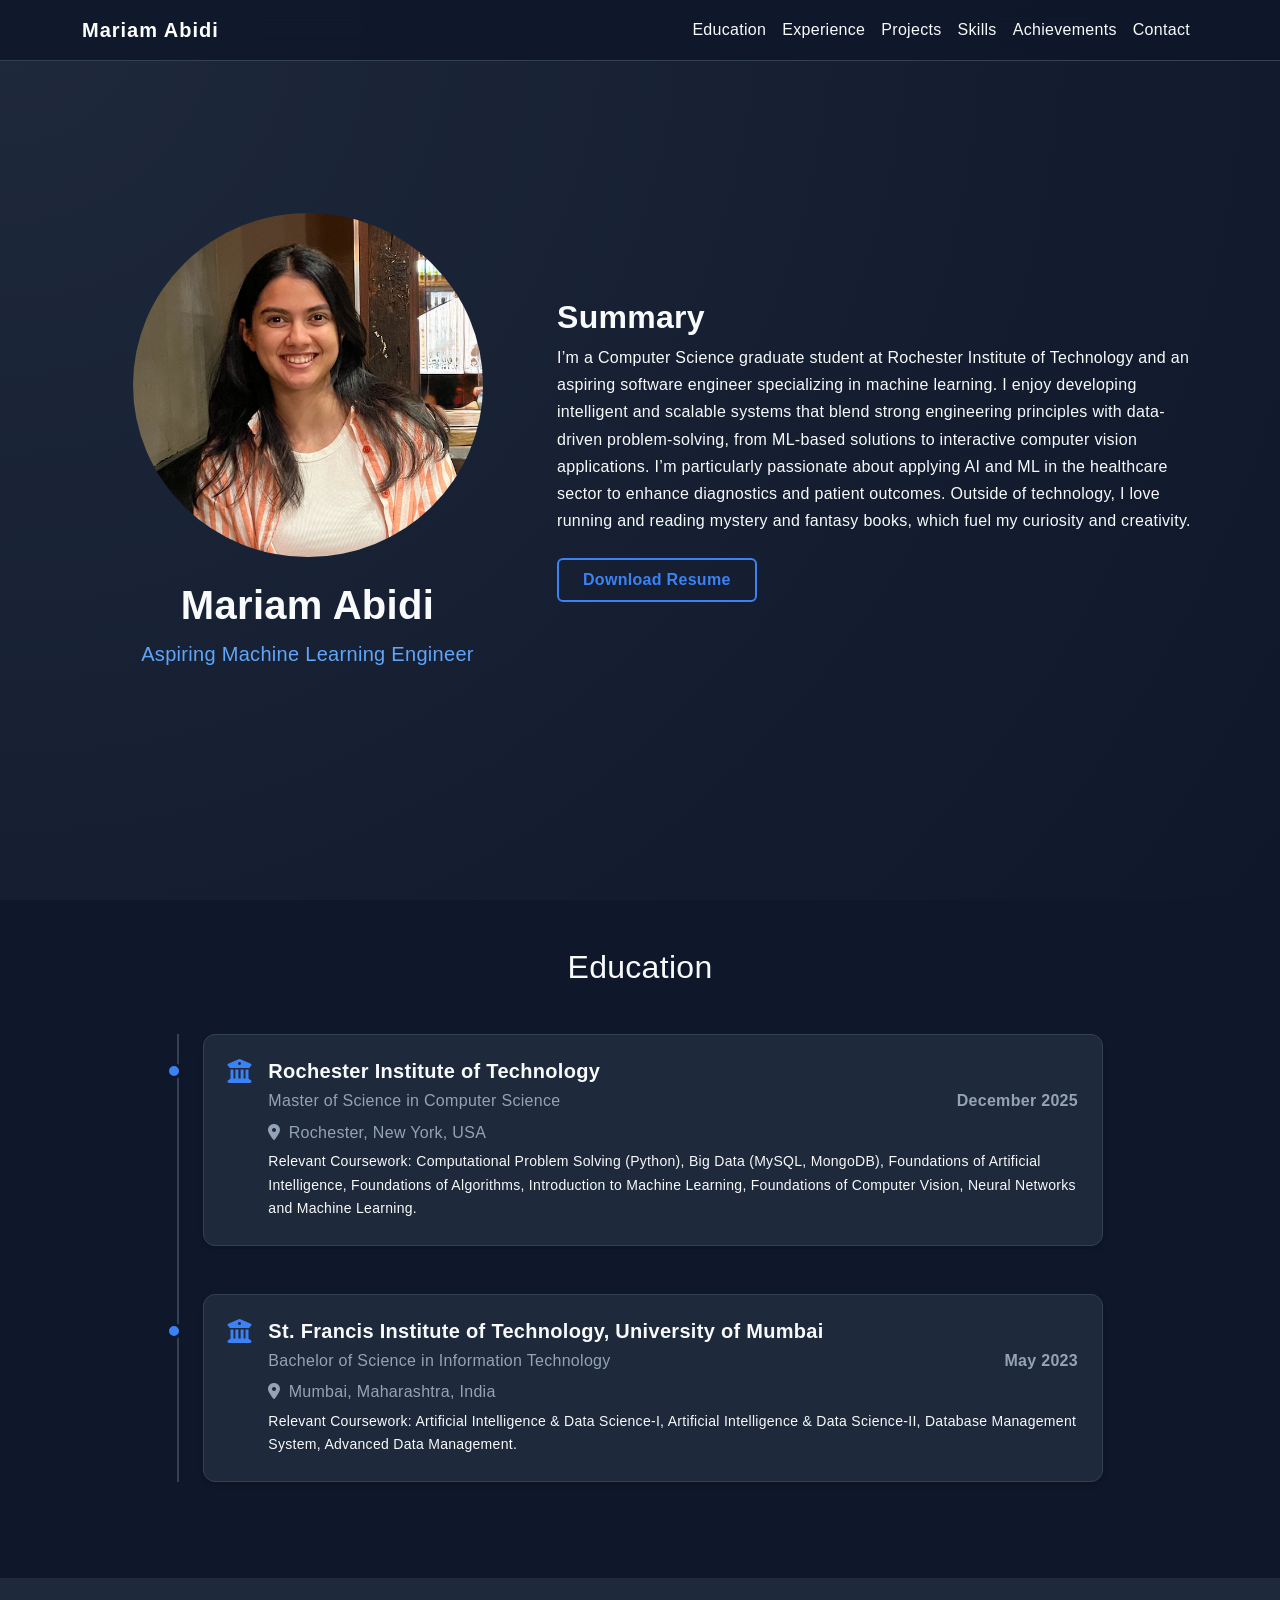
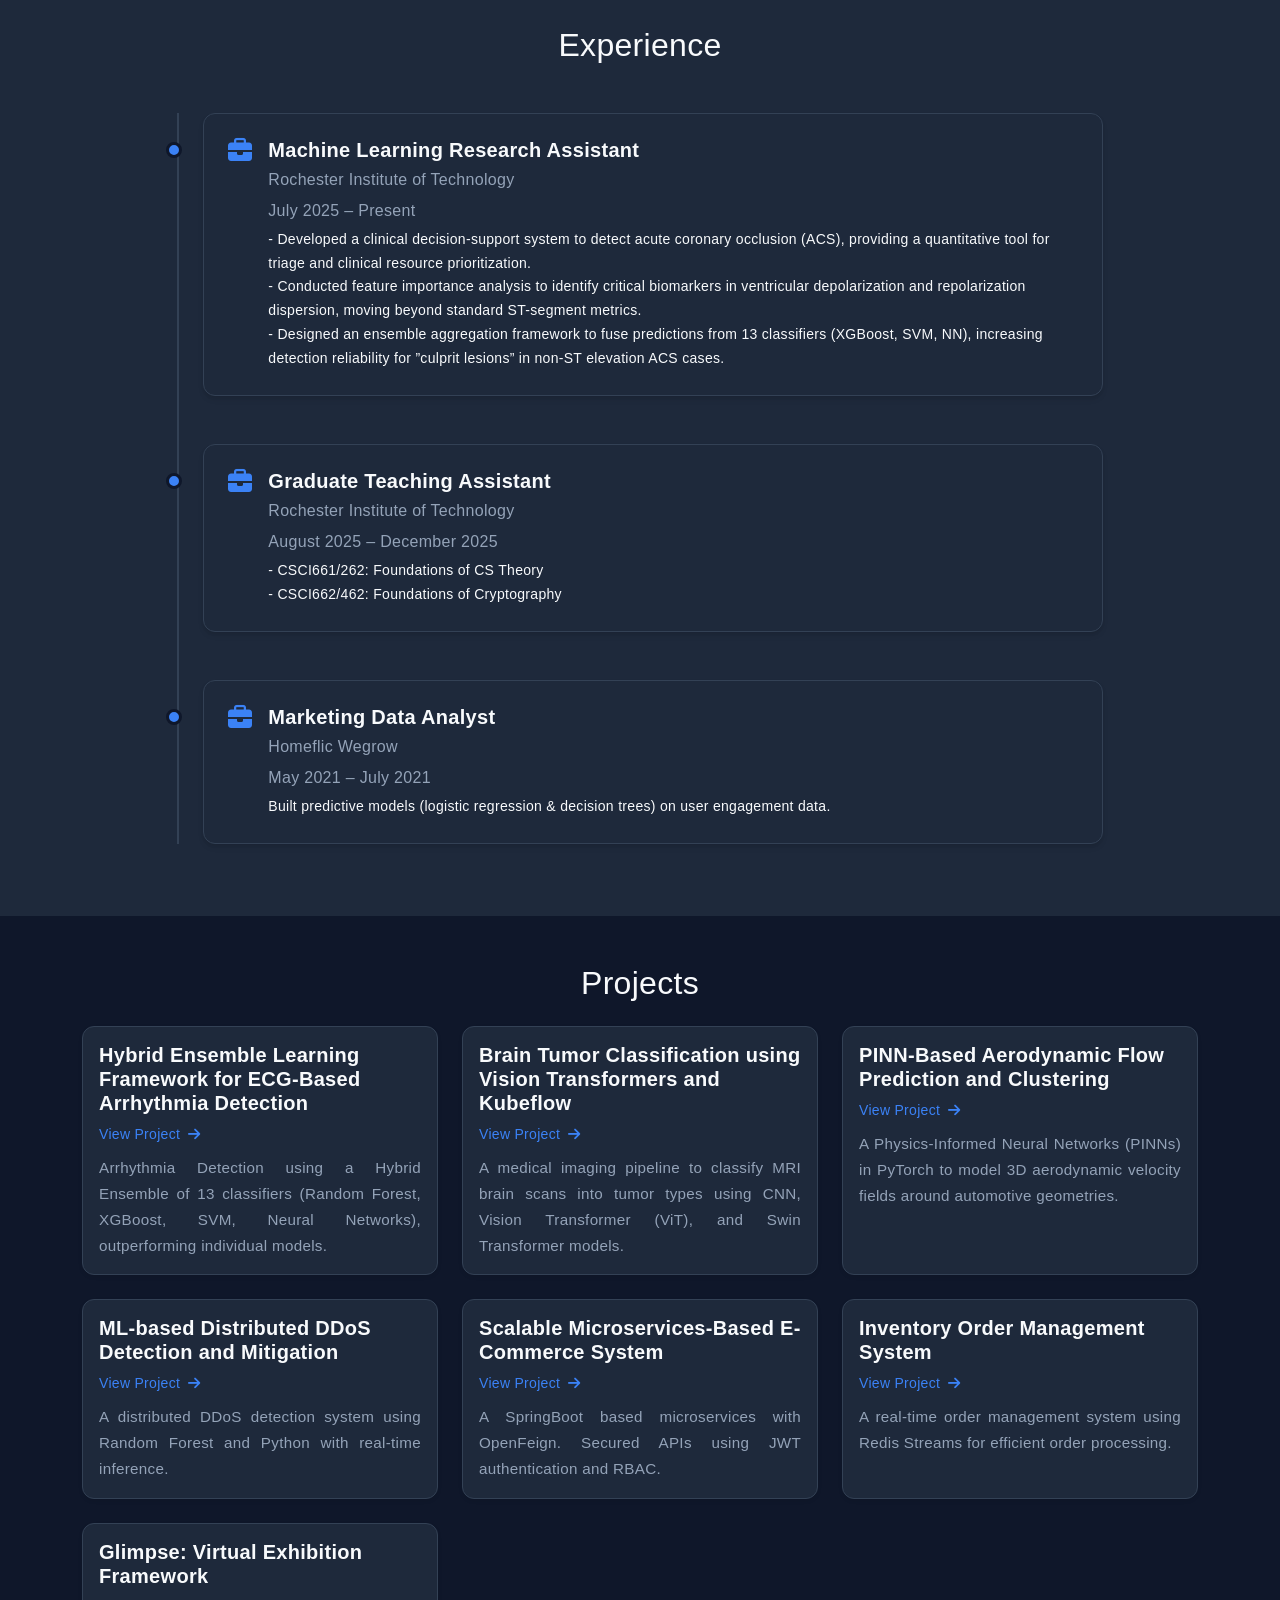
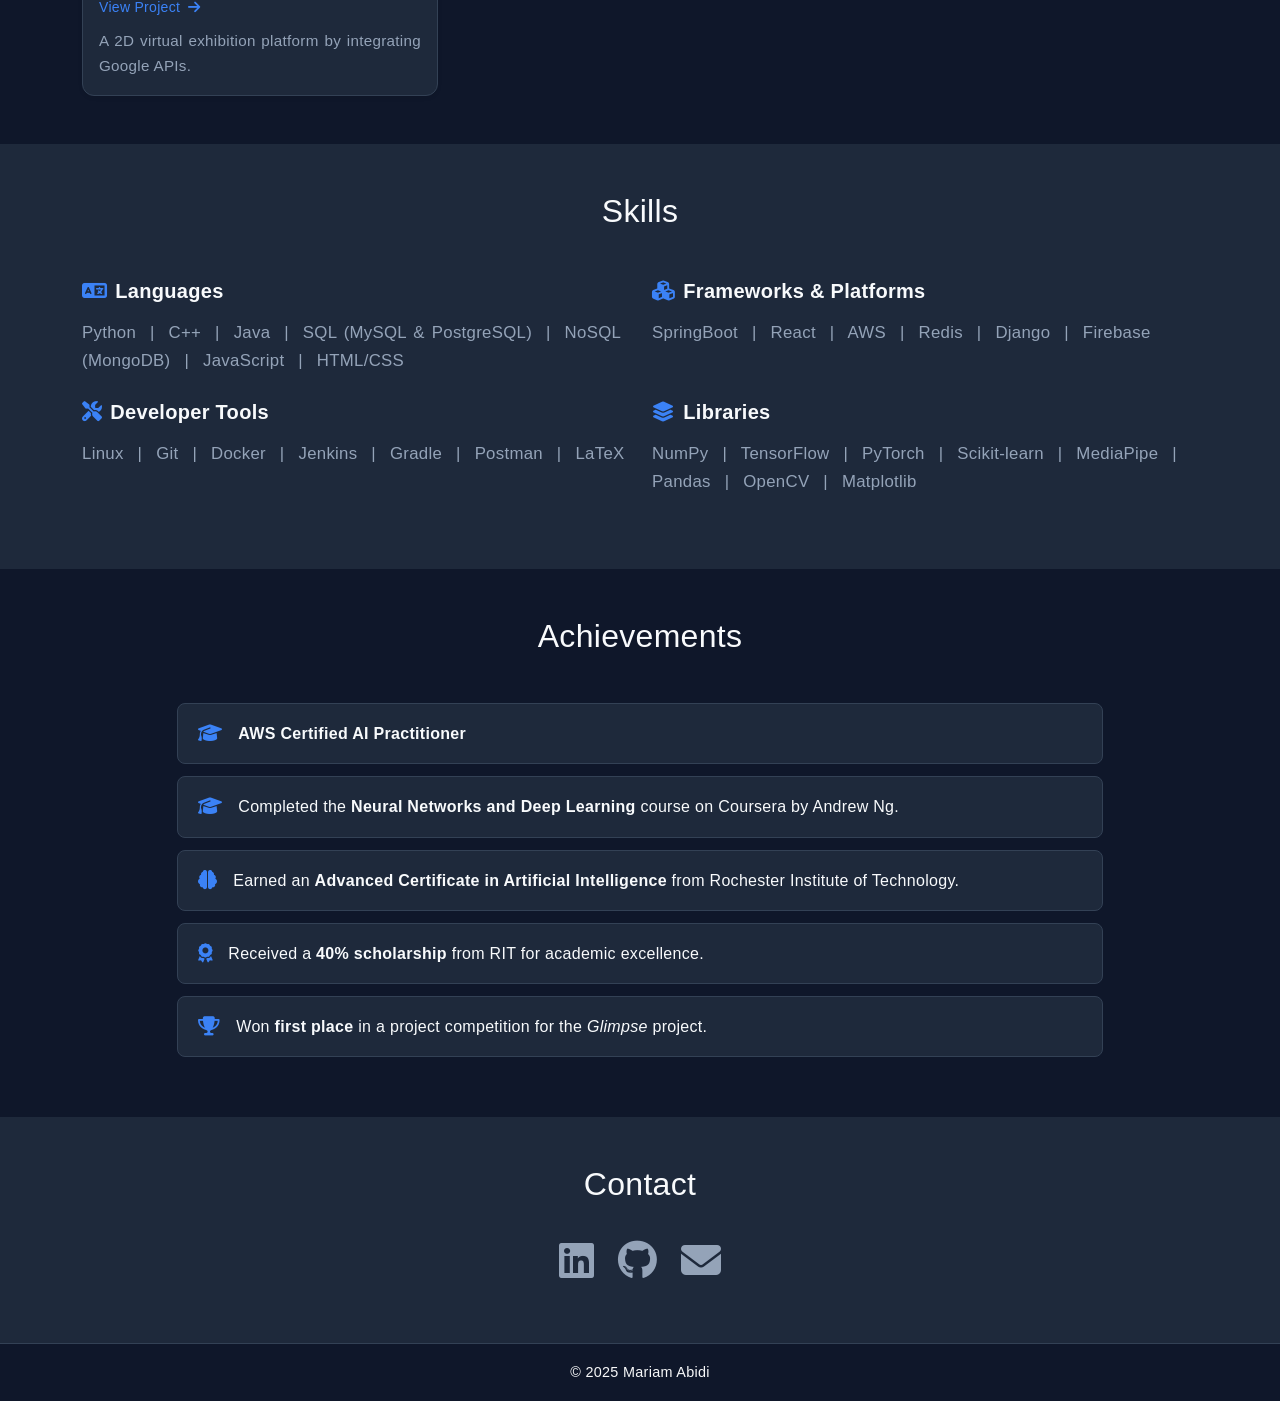
<file: index.html>
<!DOCTYPE html>
<html lang="en">
<head>
  <meta charset="UTF-8">
  <meta name="viewport" content="width=device-width, initial-scale=1">
  <title>Mariam Abidi | Academic Portfolio</title>
  <link href="https://cdn.jsdelivr.net/npm/bootstrap@5.3.3/dist/css/bootstrap.min.css" rel="stylesheet">
  <link href="https://cdnjs.cloudflare.com/ajax/libs/font-awesome/6.4.0/css/all.min.css" rel="stylesheet">
  <link rel="stylesheet" href="style.css">
</head>
<body>

<!-- Navbar -->
<nav class="navbar navbar-expand-lg navbar-dark bg-dark fixed-top">
  <div class="container">
    <a class="navbar-brand" href="#home">Mariam Abidi</a>
    <button class="navbar-toggler" type="button" data-bs-toggle="collapse" data-bs-target="#navbarNav">
      <span class="navbar-toggler-icon"></span>
    </button>
    <div class="collapse navbar-collapse" id="navbarNav">
      <ul class="navbar-nav ms-auto">
        <li class="nav-item"><a class="nav-link" href="#education">Education</a></li>
        <li class="nav-item"><a class="nav-link" href="#experience">Experience</a></li>
        <li class="nav-item"><a class="nav-link" href="#projects">Projects</a></li>
        <li class="nav-item"><a class="nav-link" href="#skills">Skills</a></li>
        <li class="nav-item"><a class="nav-link" href="#achievements">Achievements</a></li>
        <li class="nav-item"><a class="nav-link" href="#contact">Contact</a></li>
      </ul>
    </div>
  </div>
</nav>

<!-- Hero Section -->
<section id="home" class="vh-100 d-flex align-items-center bg-light">
  <div class="container">
    <div class="row align-items-center">

      <!-- Left Side: Photo + Buttons -->
      <div class="col-md-5 text-center mb-4 mb-md-0">
        <img src="images/avatar.png" alt="Mariam Abidi" class="rounded-circle mb-3" width="350">
        <h1 class="fw-bold mt-2">Mariam Abidi</h1>
        <p class="lead mb-3">Aspiring Machine Learning Engineer</p>
      </div>

      <!-- Right Side: Name + About -->
      <div class="col-md-7 text-center text-md-start">
        <h2 class="fw-bold">Summary</h2>
        <p>
          I’m a Computer Science graduate student at Rochester Institute of Technology and an aspiring software engineer specializing in machine learning.
          I enjoy developing intelligent and scalable systems that blend strong engineering principles with data-driven problem-solving, from ML-based solutions to interactive computer vision applications.
          I’m particularly passionate about applying AI and ML in the healthcare sector to enhance diagnostics and patient outcomes.
          Outside of technology, I love running and reading mystery and fantasy books, which fuel my curiosity and creativity.
        </p>
        <a href="docs/resume.pdf" class="btn btn-outline-dark mt-2" download>Download Resume</a>
      </div>
    </div>
  </div>
</section>


<!-- Education Section -->
<section id="education" class="py-5 ">
  <div class="container">
    <h2 class="text-center mb-5">Education</h2>

    <div class="row justify-content-center">
      <div class="col-md-10">
        <div class="timeline position-relative ps-4">

          <!-- RIT -->
          <div class="timeline-item mb-5 d-flex align-items-start">
            <div class="icon-container me-3">
              <i class="fas fa-university text-primary fs-4"></i>
            </div>
            <div class="content">
              <h5 class="fw-bold mb-1">Rochester Institute of Technology</h5>
              <div class="d-flex justify-content-between flex-wrap">
                <p class="mb-1 text-muted">Master of Science in Computer Science</p>
                <p class="mb-1 text-muted fw-semibold">December 2025</p>
              </div>
              <p class="mb-1 text-muted">
                <i class="fas fa-map-marker-alt me-2"></i>Rochester, New York, USA
              </p>
              <p class="small mb-0">
                Relevant Coursework: Computational Problem Solving (Python), Big Data (MySQL, MongoDB),
                Foundations of Artificial Intelligence, Foundations of Algorithms, Introduction to Machine Learning,
                Foundations of Computer Vision, Neural Networks and Machine Learning.
              </p>
            </div>
          </div>

          <!-- SFIT -->
          <div class="timeline-item mb-5 d-flex align-items-start">
            <div class="icon-container me-3">
              <i class="fas fa-university text-primary fs-4"></i>
            </div>
            <div class="content">
              <h5 class="fw-bold mb-1">St. Francis Institute of Technology, University of Mumbai </h5>
              <div class="d-flex justify-content-between flex-wrap">
                <p class="mb-1 text-muted">Bachelor of Science in Information Technology</p>
                <p class="mb-1 text-muted fw-semibold">May 2023</p>
              </div>
              <p class="mb-1 text-muted">
                <i class="fas fa-map-marker-alt me-2"></i>Mumbai, Maharashtra, India
              </p>
              <p class="small mb-0">
                Relevant Coursework: Artificial Intelligence & Data Science-I, Artificial Intelligence & Data Science-II,
                Database Management System, Advanced Data Management.
              </p>
            </div>
          </div>




        </div>
      </div>
    </div>
  </div>
</section>



<!-- Experience Section -->
<section id="experience" class="py-5 bg-light">
  <div class="container">
    <h2 class="text-center mb-5" style="color: #121212;">Experience</h2>

    <div class="row justify-content-center">
      <div class="col-md-10">
        <div class="timeline position-relative ps-4">

          <!-- Machine Learning Research Assistant -->
          <div class="timeline-item mb-5 d-flex align-items-start">
            <div class="icon-container me-3">
              <i class="fas fa-briefcase text-primary fs-4"></i>
            </div>
            <div class="content">
              <h5 class="fw-bold mb-1">Machine Learning Research Assistant</h5>
              <p class="mb-1 text-muted">Rochester Institute of Technology</p>
              <div class="d-flex justify-content-between flex-wrap">
                <p class="mb-1 text-muted">July 2025 – Present</p>
              </div>
              <p class="small mb-0">
                - Developed a clinical decision-support system to detect acute coronary occlusion (ACS), providing a
                quantitative tool for triage and clinical resource prioritization. <br>
                - Conducted feature importance analysis to identify critical biomarkers in ventricular depolarization
                and repolarization dispersion, moving beyond standard ST-segment metrics. <br>
                - Designed an ensemble aggregation framework to fuse predictions from 13 classifiers (XGBoost, SVM, NN),
                increasing detection reliability for ”culprit lesions” in non-ST elevation ACS cases.
              </p>
            </div>
          </div>

          <!-- Graduate Teaching Assistant -->
          <div class="timeline-item mb-5 d-flex align-items-start">
            <div class="icon-container me-3">
              <i class="fas fa-briefcase text-primary fs-4"></i>
            </div>
            <div class="content">
              <h5 class="fw-bold mb-1">Graduate Teaching Assistant</h5>
              <p class="mb-1 text-muted">Rochester Institute of Technology</p>
              <div class="d-flex justify-content-between flex-wrap">
                <p class="mb-1 text-muted">August 2025 – December 2025</p>
              </div>
              <p class="small mb-0">
                - CSCI661/262: Foundations of CS Theory <br>
                - CSCI662/462: Foundations of Cryptography
              </p>
            </div>
          </div>

          <!-- Marketing Data Analyst -->
          <div class="timeline-item mb-4 d-flex align-items-start">
            <div class="icon-container me-3">
              <i class="fas fa-briefcase text-primary fs-4"></i>
            </div>
            <div class="content">
              <h5 class="fw-bold mb-1">Marketing Data Analyst</h5>
              <p class="mb-1 text-muted">Homeflic Wegrow</p>
              <div class="d-flex justify-content-between flex-wrap">
                <p class="mb-1 text-muted">May 2021 – July 2021</p>
              </div>
              <p class="small mb-0">
                Built predictive models (logistic regression & decision trees) on user engagement data.
              </p>
            </div>
          </div>

        </div>
      </div>
    </div>
  </div>
</section>



<section id="projects" class="py-5">
  <div class="container">
    <h2 class="text-center mb-4">Projects</h2>
    <div class="row g-4">

      <div class="col-md-4">
        <div class="card h-100 shadow-sm position-relative">
          <div class="card-body">
            <h5 class="card-title">
              <a href="project-details.html?id=ecg" class="stretched-link text-decoration-none">Hybrid Ensemble Learning
              Framework for ECG-Based Arrhythmia Detection</a>
            </h5>
            <p class="text-primary small mb-2">View Project <i class="fas fa-arrow-right ms-1"></i></p>
            <p class="card-text" style="text-align: justify;">Arrhythmia Detection using a Hybrid Ensemble of 13 classifiers
              (Random Forest, XGBoost, SVM, Neural Networks), outperforming individual models.</p>
          </div>
        </div>
      </div>

      <div class="col-md-4">
        <div class="card h-100 shadow-sm position-relative">
          <div class="card-body">
            <h5 class="card-title">
              <a href="project-details.html?id=brain-tumor" class="stretched-link text-decoration-none">Brain Tumor Classification using Vision Transformers and Kubeflow</a>
            </h5>
            <p class="text-primary small mb-2">View Project <i class="fas fa-arrow-right ms-1"></i></p>
            <p class="card-text" style="text-align: justify;">A medical imaging pipeline to classify MRI brain scans into tumor types using CNN, Vision Transformer (ViT), and Swin Transformer models.</p>
          </div>
        </div>
      </div>

      <div class="col-md-4">
        <div class="card h-100 shadow-sm position-relative">
          <div class="card-body">
            <h5 class="card-title">
              <a href="project-details.html?id=pinn" class="stretched-link text-decoration-none">PINN-Based Aerodynamic Flow Prediction and Clustering</a>
            </h5>
            <p class="text-primary small mb-2">View Project <i class="fas fa-arrow-right ms-1"></i></p>
            <p class="card-text" style="text-align: justify;">A Physics-Informed Neural Networks (PINNs) in PyTorch to model 3D aerodynamic velocity fields around automotive geometries.</p>
          </div>
        </div>
      </div>

      <div class="col-md-4">
        <div class="card h-100 shadow-sm position-relative">
          <div class="card-body">
            <h5 class="card-title">
              <a href="project-details.html?id=ddos" class="stretched-link text-decoration-none">ML-based Distributed DDoS Detection and Mitigation</a>
            </h5>
            <p class="text-primary small mb-2">View Project <i class="fas fa-arrow-right ms-1"></i></p>
            <p class="card-text" style="text-align: justify;">A distributed DDoS detection system using Random Forest and Python with real-time inference.</p>
          </div>
        </div>
      </div>

      <div class="col-md-4">
        <div class="card h-100 shadow-sm position-relative">
          <div class="card-body">
            <h5 class="card-title">
              <a href="project-details.html?id=ecommerce" class="stretched-link text-decoration-none">Scalable Microservices-Based E-Commerce System</a>
            </h5>
            <p class="text-primary small mb-2">View Project <i class="fas fa-arrow-right ms-1"></i></p>
            <p class="card-text" style="text-align: justify;">A SpringBoot based microservices with OpenFeign. Secured APIs using JWT authentication and RBAC.</p>
          </div>
        </div>
      </div>

      <div class="col-md-4">
        <div class="card h-100 shadow-sm position-relative">
          <div class="card-body">
            <h5 class="card-title">
              <a href="project-details.html?id=inventory" class="stretched-link text-decoration-none">Inventory Order Management System</a>
            </h5>
            <p class="text-primary small mb-2">View Project <i class="fas fa-arrow-right ms-1"></i></p>
            <p class="card-text" style="text-align: justify;">A real-time order management system using Redis Streams for efficient order processing.</p>
          </div>
        </div>
      </div>

      <div class="col-md-4">
        <div class="card h-100 shadow-sm position-relative">
          <div class="card-body">
            <h5 class="card-title">
              <a href="project-details.html?id=glimpse" class="stretched-link text-decoration-none">Glimpse: Virtual Exhibition Framework</a>
            </h5>
            <p class="text-primary small mb-2">View Project <i class="fas fa-arrow-right ms-1"></i></p>
            <p class="card-text" style="text-align: justify;">A 2D virtual exhibition platform by integrating Google APIs.</p>
          </div>
        </div>
      </div>

    </div>
  </div>
</section>


<!-- Skills Section -->
<section id="skills" class="py-5 bg-light">
  <div class="container">
    <h2 class="text-center mb-5" style="color: #121212;">Skills</h2>

    <div class="row">
      <!-- Languages -->
      <div class="col-md-6 mb-4">
        <h5><i class="fas fa-language me-2 text-primary"></i>Languages</h5>
        <p class="text-muted mb-0">
          Python &nbsp;|&nbsp; C++ &nbsp;|&nbsp; Java &nbsp;|&nbsp; SQL (MySQL & PostgreSQL) &nbsp;|&nbsp;
          NoSQL (MongoDB) &nbsp;|&nbsp; JavaScript &nbsp;|&nbsp; HTML/CSS
        </p>
      </div>

      <!-- Frameworks & Platforms -->
      <div class="col-md-6 mb-4">
        <h5><i class="fas fa-cubes me-2 text-primary"></i>Frameworks & Platforms</h5>
        <p class="text-muted mb-0">
          SpringBoot &nbsp;|&nbsp; React &nbsp;|&nbsp; AWS &nbsp;|&nbsp;
          Redis &nbsp;|&nbsp; Django &nbsp;|&nbsp; Firebase
        </p>
      </div>
    </div>

    <div class="row">
      <!-- Developer Tools -->
      <div class="col-md-6 mb-4">
        <h5><i class="fas fa-tools me-2 text-primary"></i>Developer Tools</h5>
        <p class="text-muted mb-0">
          Linux &nbsp;|&nbsp; Git &nbsp;|&nbsp; Docker &nbsp;|&nbsp;
          Jenkins &nbsp;|&nbsp; Gradle &nbsp;|&nbsp; Postman &nbsp;|&nbsp; LaTeX
        </p>
      </div>

      <!-- Libraries -->
      <div class="col-md-6 mb-4">
        <h5><i class="fas fa-layer-group me-2 text-primary"></i>Libraries</h5>
        <p class="text-muted mb-0">
          NumPy &nbsp;|&nbsp; TensorFlow &nbsp;|&nbsp; PyTorch &nbsp;|&nbsp; Scikit-learn &nbsp;|&nbsp;
          MediaPipe &nbsp;|&nbsp; Pandas &nbsp;|&nbsp; OpenCV &nbsp;|&nbsp; Matplotlib
        </p>
      </div>
    </div>
  </div>
</section>


<!-- Achievements Section -->
<section id="achievements" class="py-5">
  <div class="container">
    <h2 class="text-center mb-5">Achievements</h2>

    <div class="row justify-content-center">
      <div class="col-md-10">
        <ul class="list-group list-group-flush">

          <li class="list-group-item d-flex align-items-start">
            <i class="fas fa-graduation-cap text-secondary me-3 mt-1"></i>
            <span>
              <a href="https://www.credly.com/badges/97293a35-d6e6-4ff5-8dbd-83bafb6fcb83/linked_in_profile" target="_blank" style="text-decoration: none; color: inherit;">
            <strong>AWS Certified AI Practitioner</strong></a> </span>
          </li>

          <li class="list-group-item d-flex align-items-start">
            <i class="fas fa-graduation-cap text-secondary me-3 mt-1"></i>
            <span>Completed the
              <a href="https://www.coursera.org/account/accomplishments/verify/3QMOZA1LMPTR" target="_blank" style="text-decoration: none; color: inherit;">
            <strong>Neural Networks and Deep Learning</strong></a>  course on Coursera by Andrew Ng.</span>
          </li>

          <li class="list-group-item d-flex align-items-start">
            <i class="fas fa-brain text-secondary me-3 mt-1"></i>
            <span>Earned an <a href="https://www.parchment.com/u/award/d7768b45c55ba37a622a3d1d126d1a42" target="_blank" style="text-decoration: none; color: inherit;">
              <strong>Advanced Certificate in Artificial Intelligence</strong></a> from Rochester Institute of Technology. </span>
          </li>

          <li class="list-group-item d-flex align-items-start">
            <i class="fas fa-award text-secondary me-3 mt-1"></i>
            <span>Received a <strong>40% scholarship</strong> from RIT for academic excellence.</span>
          </li>

          <li class="list-group-item d-flex align-items-start">
            <i class="fas fa-trophy text-secondary me-3 mt-1"></i>
            <span>Won <strong>first place</strong> in a project competition for the <em>Glimpse</em> project.</span>
          </li>

        </ul>
      </div>
    </div>
  </div>
</section>


<!-- Contact Section -->
<section id="contact" class="py-5 text-center bg-light">
  <div class="container">
    <h2 class="mb-4" style="color: #121212">Contact</h2>

    <div class="d-flex justify-content-center align-items-center gap-4">
      <!-- LinkedIn -->
      <a href="https://www.linkedin.com/in/mariamabidi" target="_blank" class="contact-icon">
        <i class="fab fa-linkedin"></i>
      </a>

      <!-- GitHub -->
      <a href="https://github.com/mariamabidi" target="_blank" class="contact-icon">
        <i class="fab fa-github"></i>
      </a>

      <!-- Gmail -->
      <a href="mailto:ma6267@rit.edu" target="_blank" class="contact-icon">
        <i class="fas fa-envelope"></i>
      </a>
    </div>
  </div>
</section>


<footer class="text-center py-3 bg-dark text-light">
  © 2025 Mariam Abidi
</footer>

<script src="https://cdn.jsdelivr.net/npm/bootstrap@5.3.3/dist/js/bootstrap.bundle.min.js"></script>
</body>
</html>
</file>
<file: style.css>
/* === Color Variables (Modern Slate & Blue Theme) === */
:root {
    --bg-main: #0f172a;        /* Deep slate/navy for main background */
    --bg-secondary: #1e293b;   /* Slightly lighter slate for alternating sections */
    --bg-card: #1e293b;        /* Card and timeline background */
    --text-main: #f8fafc;      /* Crisp off-white for main text */
    --text-muted: #94a3b8;     /* Soft slate gray for secondary text */
    --accent-primary: #3b82f6; /* Professional vibrant blue */
    --accent-hover: #60a5fa;   /* Lighter blue for hover states */
    --border-color: #334155;   /* Subtle border color to separate elements */
}

/* === Global Styles === */
body {
    background-color: var(--bg-main);
    color: var(--text-main);
    font-family: 'Inter', -apple-system, BlinkMacSystemFont, 'Segoe UI', Roboto, Oxygen, Ubuntu, Cantarell, sans-serif;
    line-height: 1.7;
    letter-spacing: 0.3px;
}

/* Override inline HTML colors to ensure the dark theme works flawlessly */
h1, h2, h3, h4, h5, h6, .text-dark {
    color: var(--text-main) !important;
}

a {
    color: var(--accent-primary);
    text-decoration: none;
    transition: all 0.3s ease;
}

a:hover {
    color: var(--accent-hover);
    text-decoration: underline;
    text-underline-offset: 4px;
}

/* === Utility Overrides for Bootstrap === */
.bg-light { background-color: var(--bg-secondary) !important; }
.bg-dark { background-color: var(--bg-main) !important; }
.text-muted { color: var(--text-muted) !important; }
.text-primary { color: var(--accent-primary) !important; }

/* === Navbar (Glassmorphism Effect) === */
.navbar {
    background-color: rgba(15, 23, 42, 0.85) !important;
    backdrop-filter: blur(12px);
    -webkit-backdrop-filter: blur(12px);
    border-bottom: 1px solid var(--border-color);
}

.navbar-brand {
    font-weight: 700;
    letter-spacing: 1px;
}

.nav-link {
    color: var(--text-main) !important;
    font-weight: 500;
    transition: color 0.3s ease;
}

.nav-link:hover {
    color: var(--accent-primary) !important;
}

/* === Hero Section === */
#home {
    background: radial-gradient(circle at top left, #1e293b 0%, #0f172a 100%) !important;
}

#home p.lead {
    color: var(--accent-hover);
    font-weight: 500;
}

/* Buttons */
.btn-outline-dark, .btn-outline-info {
    border: 2px solid var(--accent-primary);
    color: var(--accent-primary);
    font-weight: 600;
    border-radius: 6px;
    padding: 8px 24px;
    transition: all 0.3s ease;
    background: transparent;
}

.btn-outline-dark:hover, .btn-outline-info:hover {
    background-color: var(--accent-primary);
    color: #ffffff !important;
    border-color: var(--accent-primary);
    transform: translateY(-2px);
    box-shadow: 0 4px 12px rgba(59, 130, 246, 0.3);
}

/* === Timeline (Education & Experience) === */
.timeline {
    border-left: 2px solid var(--border-color);
}

.timeline-item {
    background-color: var(--bg-card);
    padding: 24px;
    border-radius: 12px;
    margin-bottom: 30px;
    border: 1px solid var(--border-color);
    box-shadow: 0 4px 6px -1px rgba(0, 0, 0, 0.1), 0 2px 4px -1px rgba(0, 0, 0, 0.06);
    position: relative;
    transition: transform 0.3s ease;
}

.timeline-item:hover {
    transform: translateX(5px);
    border-color: var(--accent-primary);
}

/* The dot on the timeline */
.timeline-item::before {
    content: '';
    position: absolute;
    left: -38px; /* Adjust based on padding */
    top: 28px;
    width: 16px;
    height: 16px;
    background-color: var(--accent-primary);
    border-radius: 50%;
    border: 3px solid var(--bg-main);
}

.icon-container i {
    color: var(--accent-primary) !important;
}

/* === Projects Cards === */
.card {
    background-color: var(--bg-card);
    color: var(--text-main);
    border: 1px solid var(--border-color);
    border-radius: 12px;
    transition: all 0.3s ease;
    box-shadow: 0 4px 6px -1px rgba(0, 0, 0, 0.1);
}

.card:hover {
    transform: translateY(-8px);
    box-shadow: 0 12px 20px -5px rgba(0, 0, 0, 0.3);
    border-color: var(--accent-primary);
}

.card-title a {
    color: var(--text-main);
    font-weight: 600;
}

.card-title a:hover {
    color: var(--accent-primary);
    text-decoration: none;
}

.card-text {
    color: var(--text-muted);
    font-size: 0.95rem;
}

/* Badge Styling for Tech Stack on Subpages */
.badge {
    background-color: rgba(59, 130, 246, 0.1) !important;
    color: var(--accent-primary) !important;
    border: 1px solid rgba(59, 130, 246, 0.2);
    font-weight: 500;
    padding: 8px 12px;
}

/* === Achievements Section === */
#achievements .list-group-item {
    background-color: var(--bg-card);
    color: var(--text-main);
    border: 1px solid var(--border-color);
    margin-bottom: 12px;
    border-radius: 8px !important;
    padding: 16px 20px;
    transition: transform 0.2s ease, box-shadow 0.2s ease;
}

#achievements .list-group-item:hover {
    transform: translateX(8px);
    box-shadow: 0 4px 12px rgba(0, 0, 0, 0.15);
    border-left: 4px solid var(--accent-primary);
}

.list-group-item i {
    color: var(--accent-primary) !important;
    font-size: 1.2rem;
}

/* Achievements Link Interactivity */
#achievements .list-group-item a {
    position: relative;
    cursor: pointer; /* Ensures the hand icon appears */
    z-index: 1;      /* Keeps the link clickable */
}

#achievements .list-group-item:hover {
    cursor: default; /* Keeps the general area a normal cursor */
}

/* Specific styling for the anchor tag inside achievement list */
#achievements .list-group-item a:hover {
    cursor: pointer;
    color: var(--accent-hover) !important;
    text-decoration: underline;
}

/* Enhancement: Icon animation when hovering over an achievement */
#achievements .list-group-item:hover i {
    color: var(--accent-hover) !important;
    text-shadow: 0 0 8px rgba(59, 130, 246, 0.5);
    transform: scale(1.1);
    transition: all 0.3s ease;
}

/* === Skills Section === */
#skills h5 {
    color: var(--text-main);
    font-weight: 600;
    margin-bottom: 1rem;
}

#skills p {
    font-size: 1.05rem;
    word-spacing: 2px;
}

/* === Contact Icons === */
.contact-icon {
    font-size: 2.5rem;
    color: var(--text-muted);
    transition: all 0.3s ease;
    display: inline-block;
}

.contact-icon:hover {
    color: var(--accent-primary);
    transform: scale(1.15) translateY(-5px);
}

/* === Footer === */
footer {
    background-color: #0b1120 !important;
    color: var(--text-muted);
    font-size: 0.9rem;
    border-top: 1px solid var(--border-color);
}

/* Update Project Card Hover for Clickable Area */
#projects .card {
    cursor: pointer; /* Changes the mouse cursor to a hand */
    transition: all 0.3s cubic-bezier(0.25, 0.8, 0.25, 1);
}

#projects .card:hover {
    background-color: rgba(59, 130, 246, 0.03); /* Subtle blue tint on hover */
    border-color: var(--accent-primary);
    transform: translateY(-8px);
}

/* Optional: Make the "View Case Study" text animate on card hover */
#projects .card:hover .text-primary i {
    transform: translateX(5px);
    transition: transform 0.3s ease;
}

/* === Project Detail Page Styles === */

/* Ensure the background stays consistent with the main site */
.project-detail-section {
    background-color: var(--bg-main) !important;
    color: var(--text-main) !important;
}

/* Subpage Navbar specific adjustment */
.navbar .fa-arrow-left {
    transition: transform 0.3s ease;
}

.navbar:hover .fa-arrow-left {
    transform: translateX(-5px);
}

/* Detail Typography */
#proj-title {
    background: linear-gradient(to right, var(--accent-primary), var(--accent-hover));
    -webkit-background-clip: text;
    -webkit-text-fill-color: transparent;
    font-size: 2.5rem;
}

#proj-structure, #proj-evaluation {
    font-size: 1.1rem;
    color: var(--text-muted);
    line-height: 1.8;
}

/* Style for the Evaluation List */
#proj-evaluation ul {
    list-style: none;
    padding-left: 0;
}

#proj-evaluation li {
    background: var(--bg-secondary);
    border: 1px solid var(--border-color);
    padding: 15px;
    border-radius: 8px;
    margin-bottom: 10px;
    transition: border-color 0.3s ease;
}

#proj-evaluation li:hover {
    border-color: var(--accent-primary);
}

#proj-evaluation li strong {
    color: var(--accent-primary);
}

/* Responsive Image/Diagram Styling */
#proj-img {
    border: 2px solid var(--border-color);
    transition: transform 0.3s ease;
}

#proj-img:hover {
    transform: scale(1.02);
    border-color: var(--accent-primary);
}

/* === Project Detail Page Styles === */

/* Ensure the background stays consistent with the main site */
.project-detail-section {
    background-color: var(--bg-main) !important;
    color: var(--text-main) !important;
}

/* Subpage Navbar specific adjustment */
.navbar .fa-arrow-left {
    transition: transform 0.3s ease;
}

.navbar:hover .fa-arrow-left {
    transform: translateX(-5px);
}

/* Detail Typography */
#proj-title {
    background: linear-gradient(to right, var(--accent-primary), var(--accent-hover));
    -webkit-background-clip: text;
    -webkit-text-fill-color: transparent;
    font-size: 2.5rem;
}

#proj-structure, #proj-evaluation {
    font-size: 1.1rem;
    color: var(--text-muted);
    line-height: 1.8;
}

/* Style for the Evaluation List */
#proj-evaluation ul {
    list-style: none;
    padding-left: 0;
}

#proj-evaluation li {
    background: var(--bg-secondary);
    border: 1px solid var(--border-color);
    padding: 15px;
    border-radius: 8px;
    margin-bottom: 10px;
    transition: border-color 0.3s ease;
}

#proj-evaluation li:hover {
    border-color: var(--accent-primary);
}

#proj-evaluation li strong {
    color: var(--accent-primary);
}

/* Responsive Image/Diagram Styling */
#proj-img {
    border: 2px solid var(--border-color);
    transition: transform 0.3s ease;
}

#proj-img:hover {
    transform: scale(1.02);
    border-color: var(--accent-primary);
}
</file>
